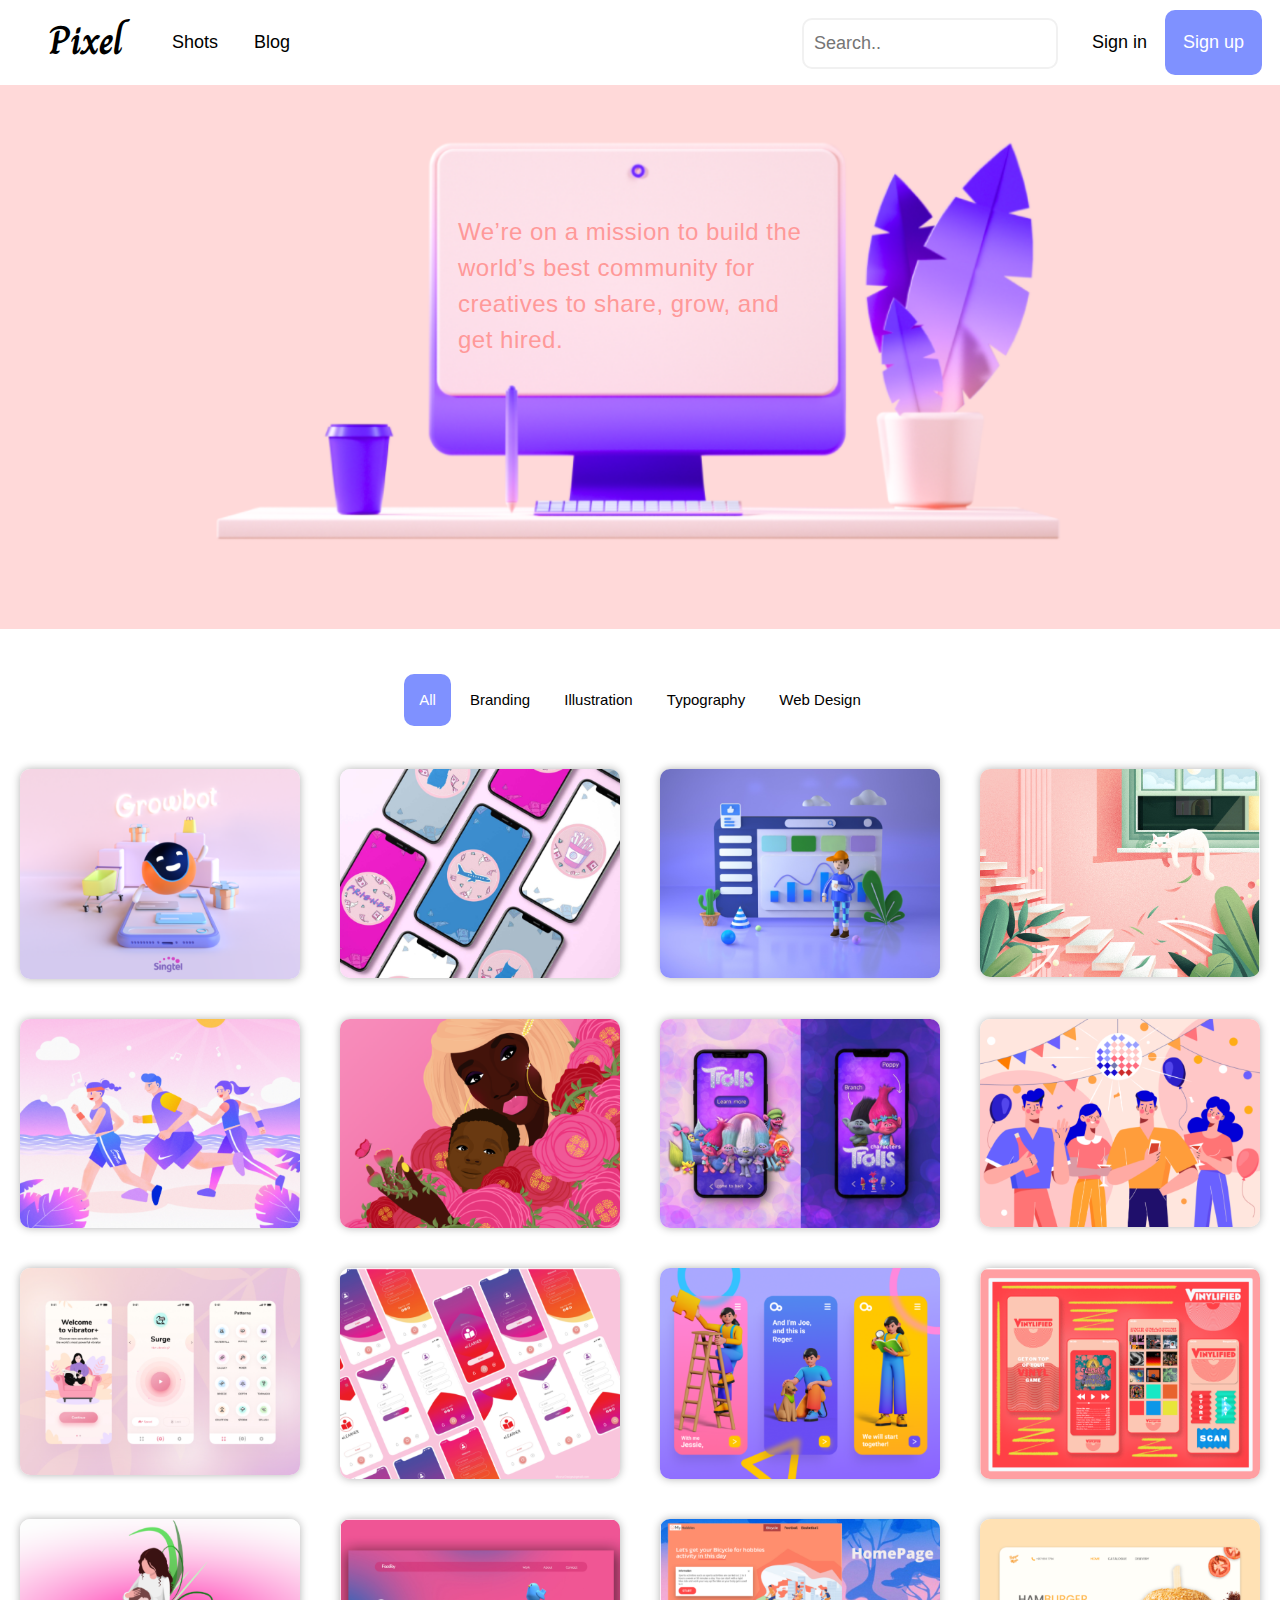
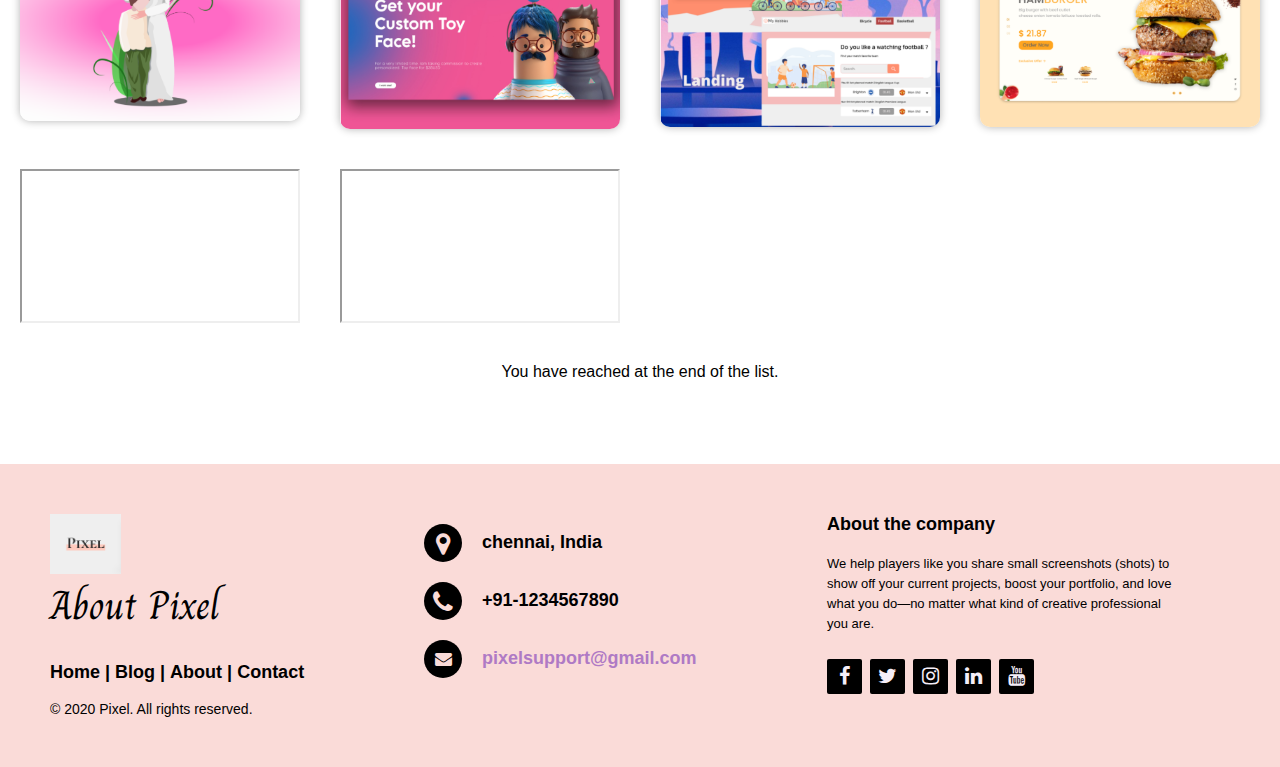
<file: index.html>
<!DOCTYPE html>
  <html>
    <head>
      <meta charset="utf-8">
      <title>Pixel</title>
      <meta content="width=device-width, initial-scale=1" name="viewport">
      <link href='https://fonts.googleapis.com/css?family=Charm' rel='stylesheet'>
      <link rel="stylesheet" href="http://maxcdn.bootstrapcdn.com/font-awesome/4.2.0/css/font-awesome.min.css">
      <link rel="stylesheet" type="text/css" href="css/pixel.css">
      <link rel="stylesheet" href="https://www.w3schools.com/w3css/4/w3.css">
    </head>
  <body>
    <div class="header">
      <a href="#default" class="logo">Pixel</a>
      <a href="#Shots">Shots</a>
      <a href="#Blog">Blog</a>
      <div class="header-right">
        <a class="active" href="pixel_signup.html">Sign up</a>
        <a  href="pixel_signup.html">Sign in</a> 
        <input type="text" placeholder="Search..">               
      </div>
    </div>
    <div class="container">
      <img src="images/pixel.png" alt="pixel" class="image" width="100%" height="500px">
      <h3><span>We’re on a mission to build the <br>world’s best community for <br>creatives to share, grow, and <br>get hired.</span></h3>
    </div>
    <br> <br> 
    <div class="w3-center">
      <button class="btn active" onclick="filterSelection('all')">All</button>
      <button class="btn" onclick="filterSelection('branding')">Branding</button>
      <button class="btn" onclick="filterSelection('illustration')">Illustration</button>
      <button class="btn" onclick="filterSelection('typography')">Typography</button>
      <button class="btn" onclick="filterSelection('web design')">Web Design</button>
    </div>
    <br>
    <div class="row">
      <div class="column">
        <img src="images/col11.png" alt="pixel" style="width:100%">
      </div>
      <div class="column">
        <img src="images/col12.png" alt="pixel" style="width:100%">
      </div>
      <div class="column">
        <img src="images/col13.png" alt="pixel" style="width:100%">
      </div>
      <div class="column">
        <img src="images/col14.png" alt="pixel" style="width:100%">
      </div>      
    </div>
    <div class="row">  
      <div class="column">
        <img src="images/col21.png" alt="pixel" style="width:100%">
      </div>
      <div class="column">
        <img src="images/col22.png" alt="pixel" style="width:100%">
      </div>
      <div class="column">
        <img src="images/col23.png" alt="pixel" style="width:100%">
      </div>
      <div class="column">
        <img src="images/col24.png" alt="pixel" style="width:100%">
      </div>      
    </div>
    <div class="row">  
      <div class="column">
        <img src="images/col31.png" alt="pixel" style="width:100%">
      </div>
      <div class="column">
        <img src="images/col32.png" alt="pixel" style="width:100%">
      </div>
      <div class="column">
        <img src="images/col33.png" alt="pixel" style="width:100%">
      </div>
      <div class="column">
        <img src="images/col34.png" alt="pixel" style="width:100%">
      </div>      
    </div>
    <div class="row">  
      <div class="column">
        <img src="images/col41.png" alt="pixel" style="width:100%">
      </div>
      <div class="column">
        <img src="images/col42.png" alt="pixel" style="width:100%">
      </div>
      <div class="column">
        <img src="images/col43.png" alt="pixel" style="width:100%">
      </div>
      <div class="column">
        <img src="images/col44.png" alt="pixel" style="width:100%">
      </div>      
    </div>
    <div class="row">
      <div class="column">
      <iframe width="100%" src="https://www.youtube.com/embed/T6Jcl-GqeBA"></iframe>
      </div>
      <div class="column">
      <iframe width="100%" src="https://www.youtube.com/embed/Y5KCDWi7h9o"></iframe>
      </div>
    </div>
    <h6> You have reached at the end of the list. </h6>
    <footer class="footer-distributed">
      <div class="footer-left">
        <img src="images/pixel_image.png">
        <h4>About Pixel</h4>

        <p class="footer-links">
          <a href="#">Home</a>
          |
          <a href="#">Blog</a>
          |
          <a href="#">About</a>
          |
          <a href="#">Contact</a>
        </p>

        <p class="footer-company-name">© 2020 Pixel. All rights reserved.</p>
      </div>

      <div class="footer-center">
        <div>
          <i class="fa fa-map-marker"></i>
            <p>chennai, India</p>
        </div>

        <div>
          <i class="fa fa-phone"></i>
          <p>+91-1234567890</p>
        </div>
        <div>
          <i class="fa fa-envelope"></i>
          <p><a href="mailto:pixelsupport@gmail.com">pixelsupport@gmail.com</a></p>
        </div>
      </div>
      <div class="footer-right">
        <p class="footer-company-about">
          <span>About the company</span>
          We help players like you share small screenshots (shots) to show off your current projects, boost your portfolio, and love what you do—no matter what kind of creative professional you are.</p>
        <div class="footer-icons">
          <a href="#"><i class="fa fa-facebook"></i></a>
          <a href="#"><i class="fa fa-twitter"></i></a>
          <a href="#"><i class="fa fa-instagram"></i></a>
          <a href="#"><i class="fa fa-linkedin"></i></a>
          <a href="#"><i class="fa fa-youtube"></i></a>
        </div>
      </div>
    </footer>
  </body>
</html>
</file>
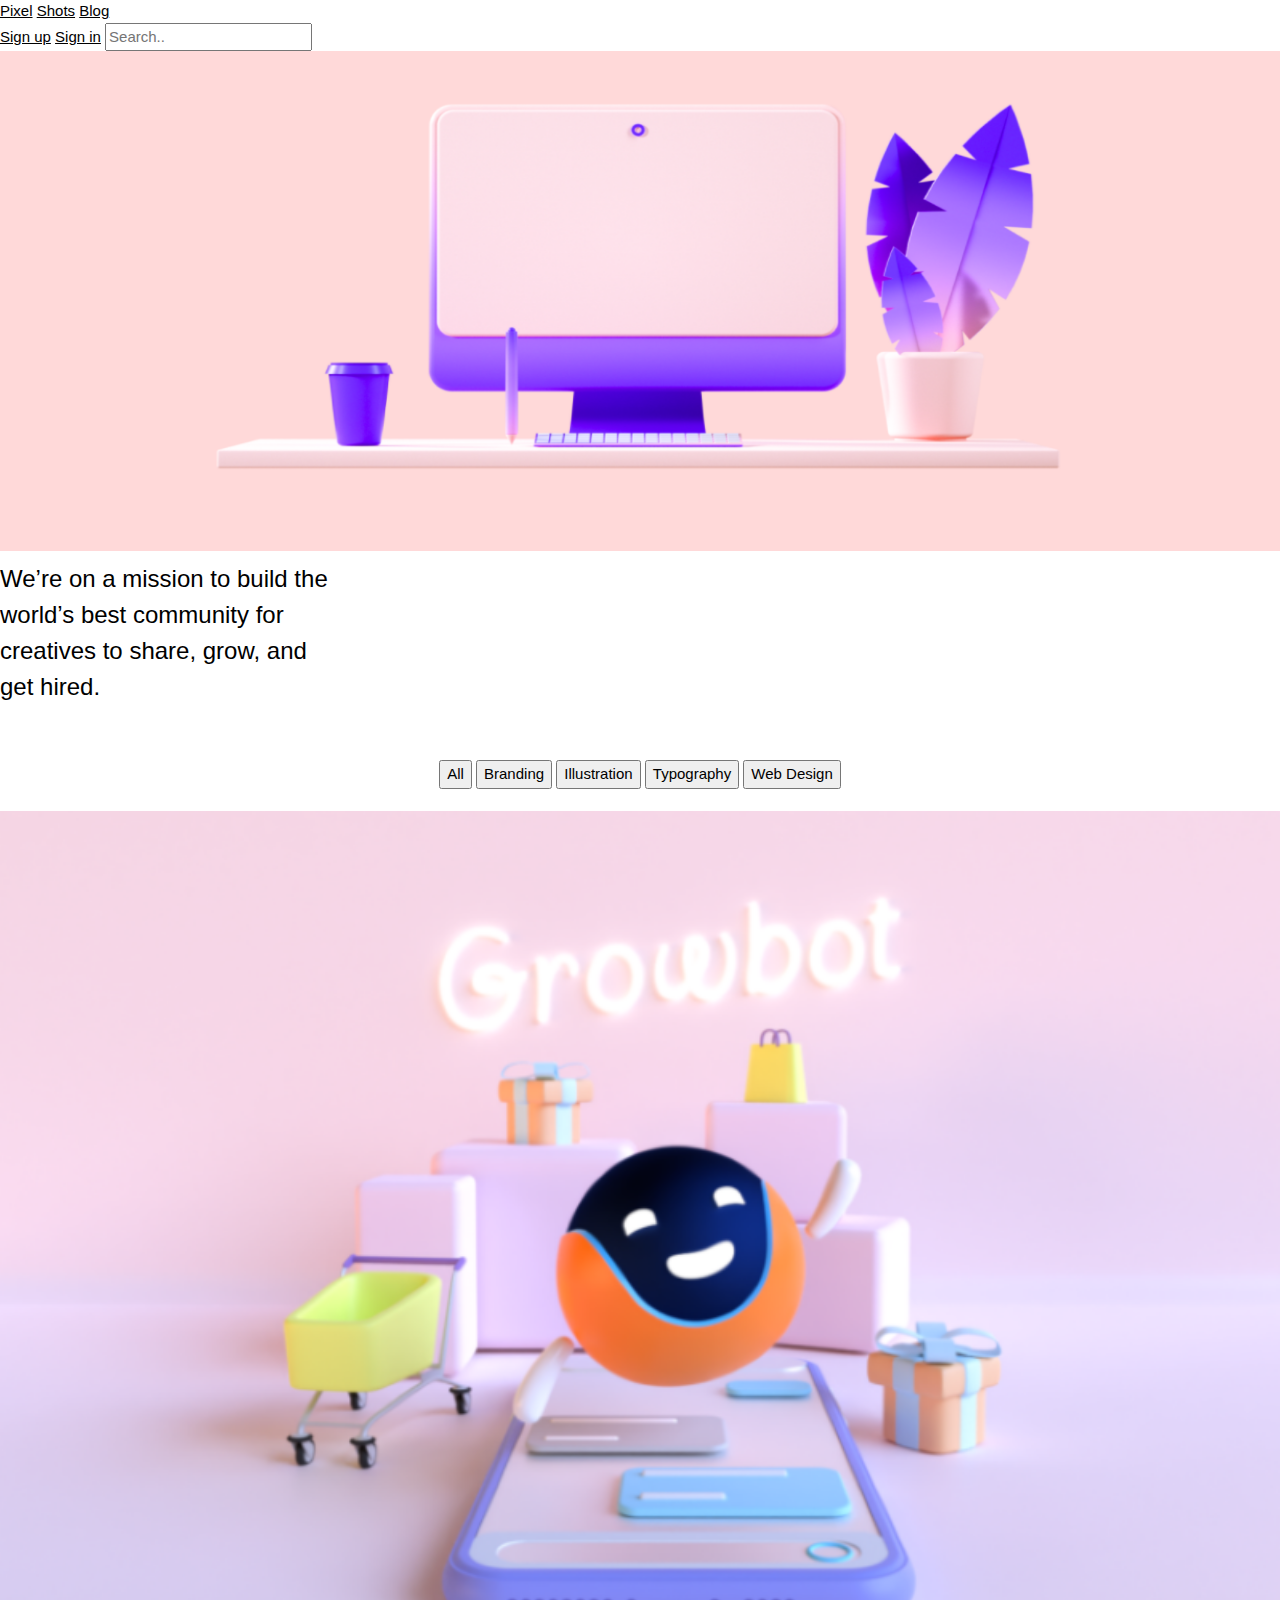
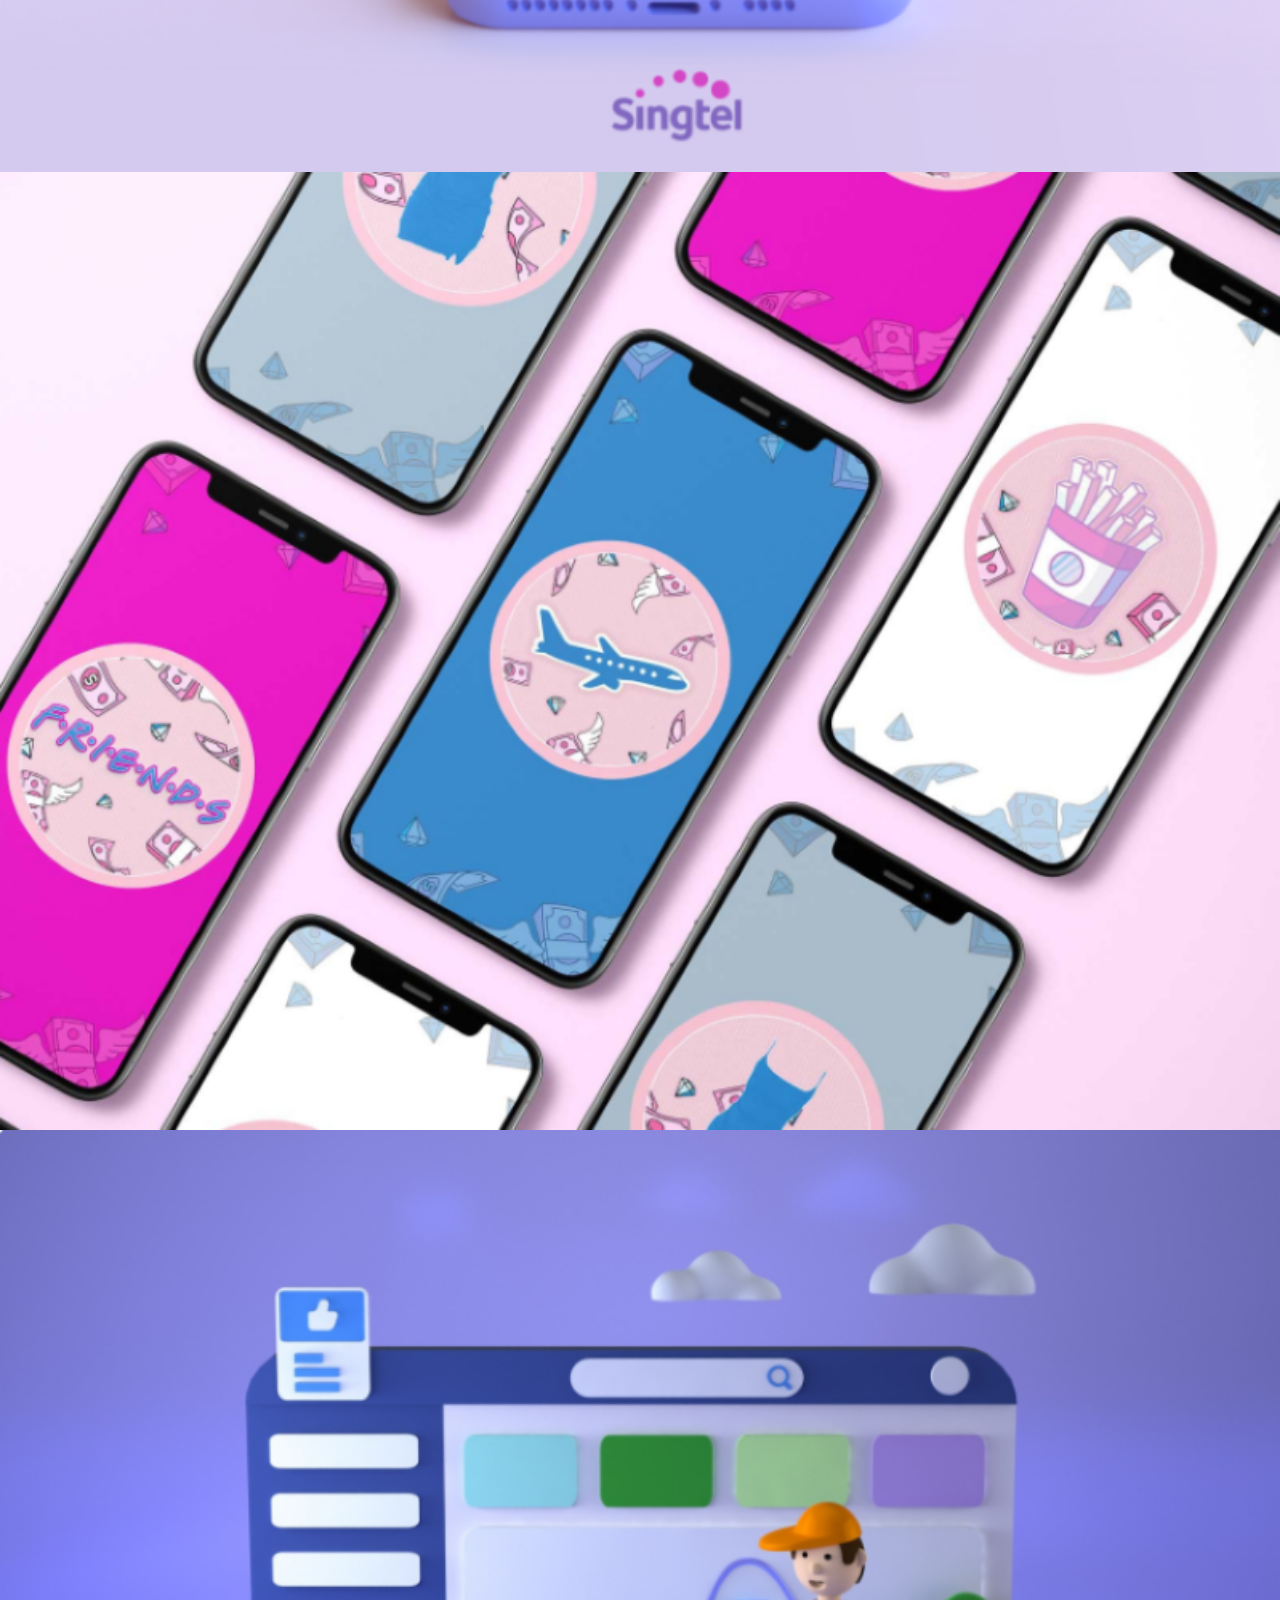
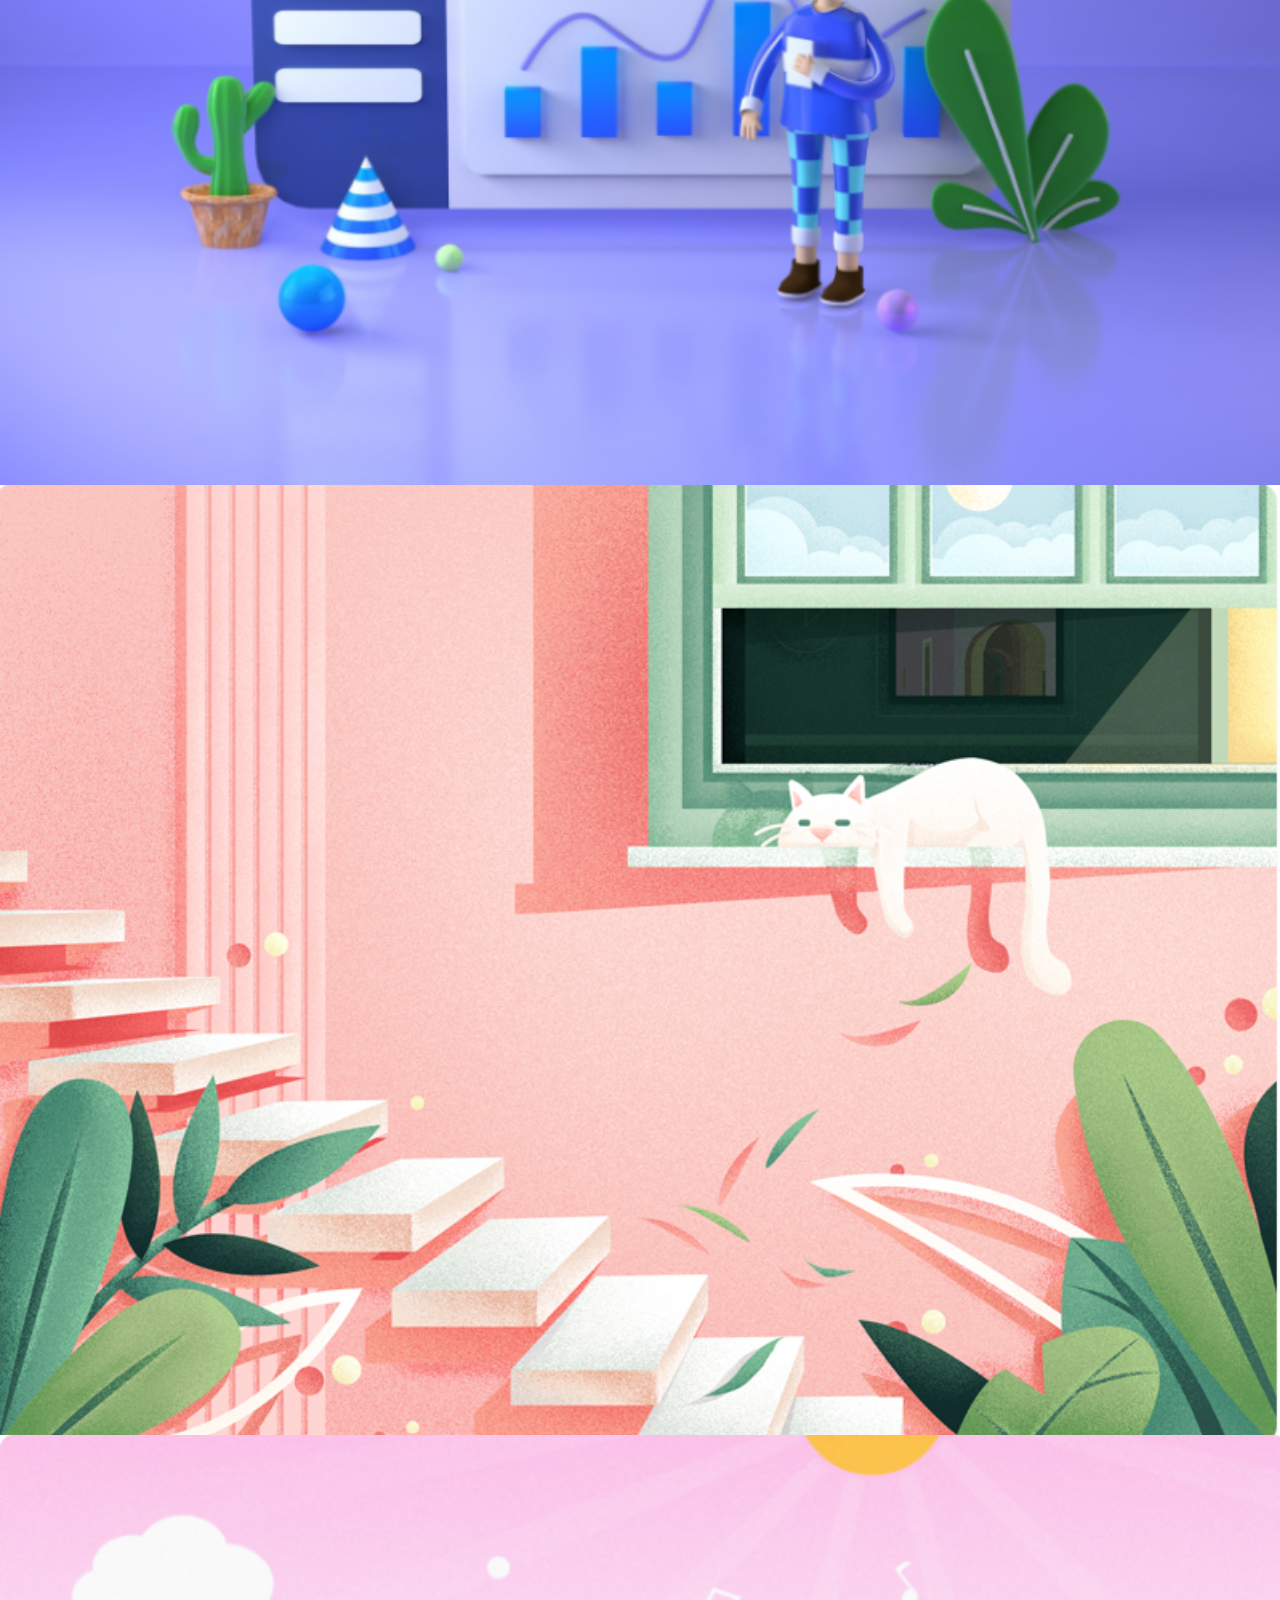
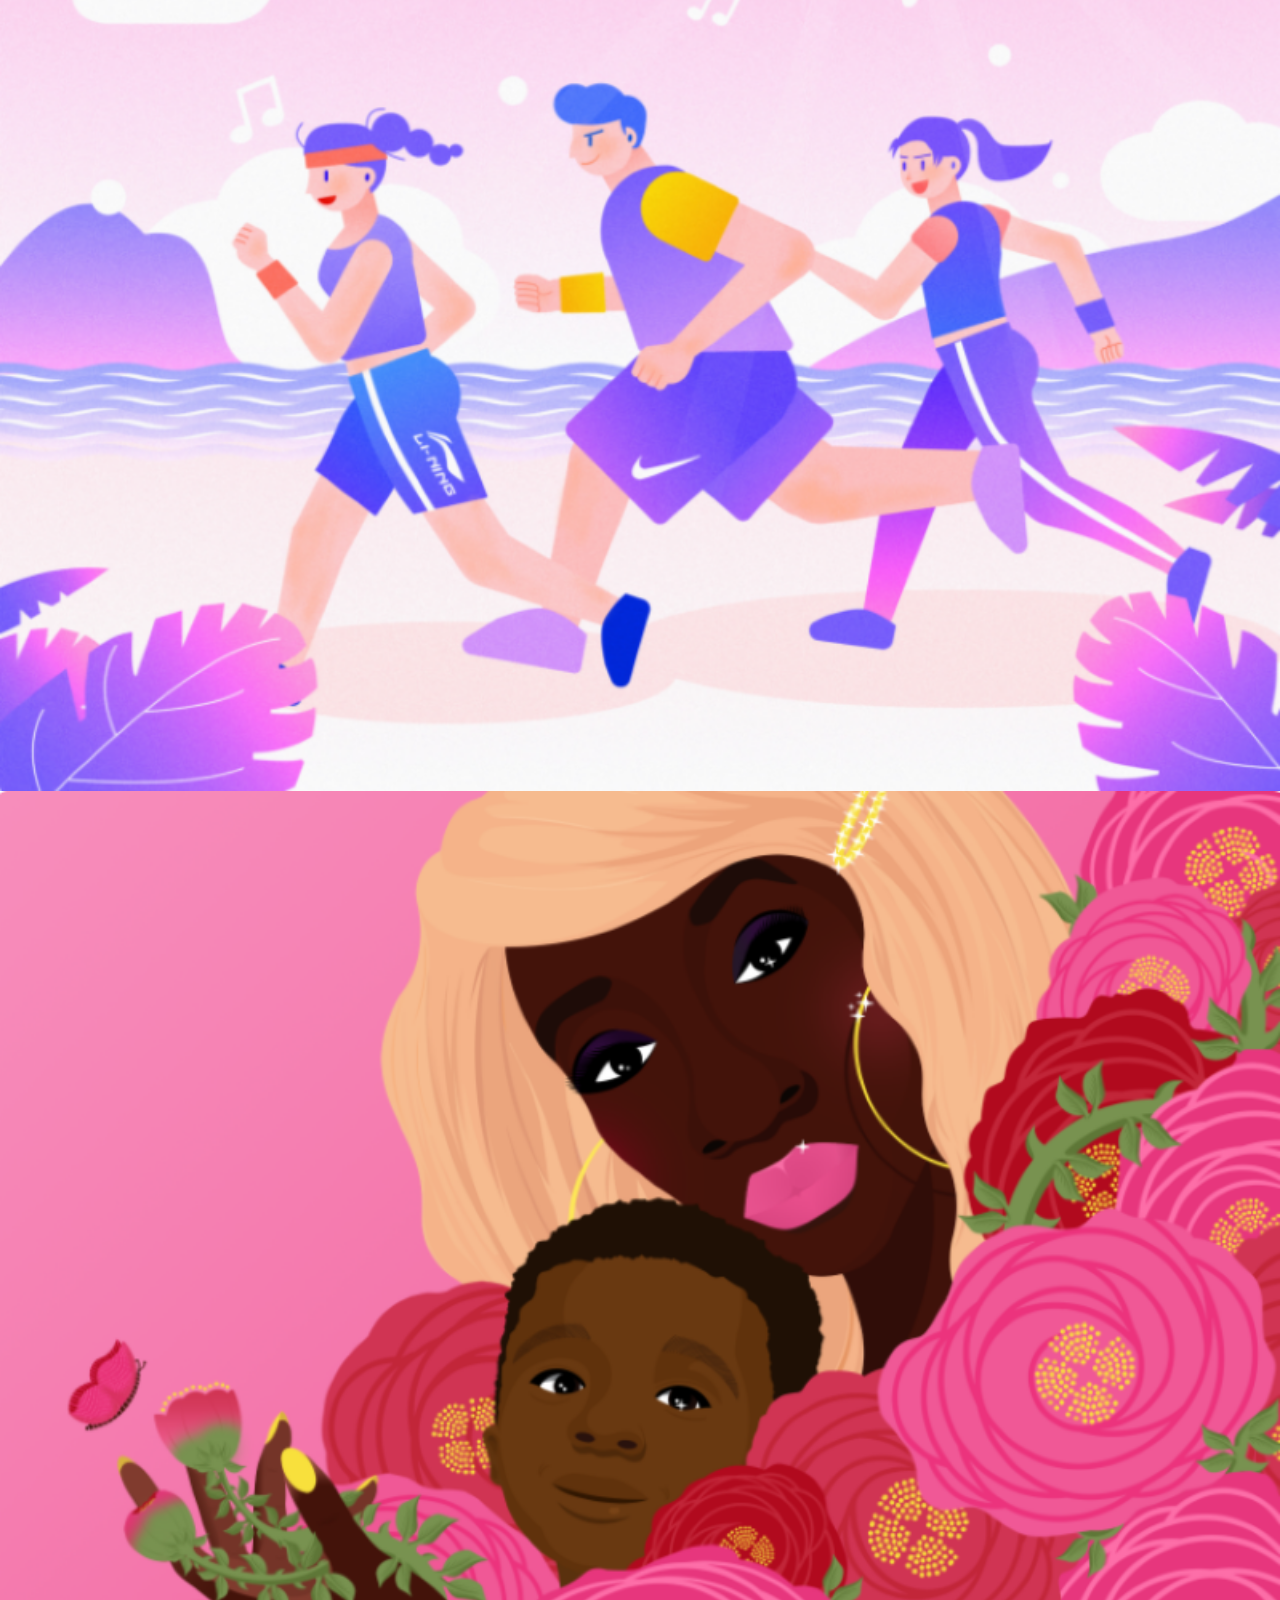
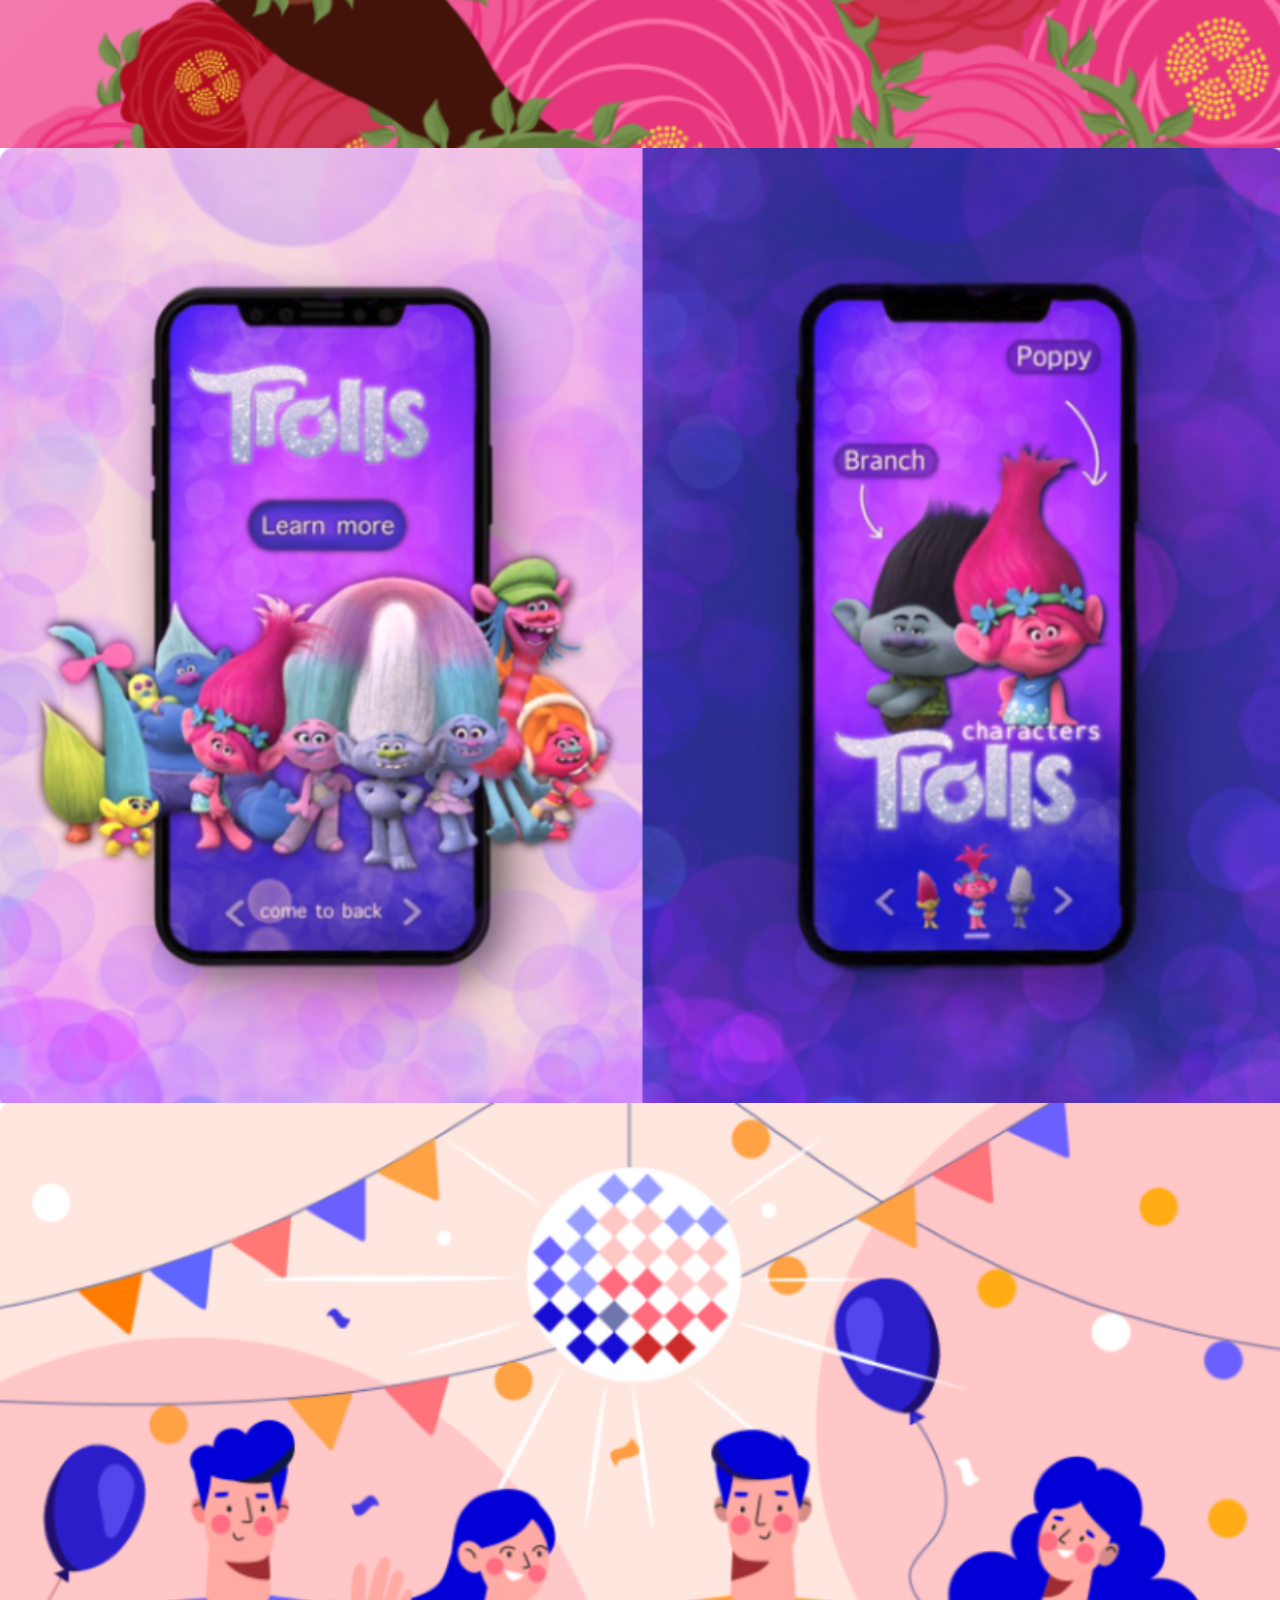
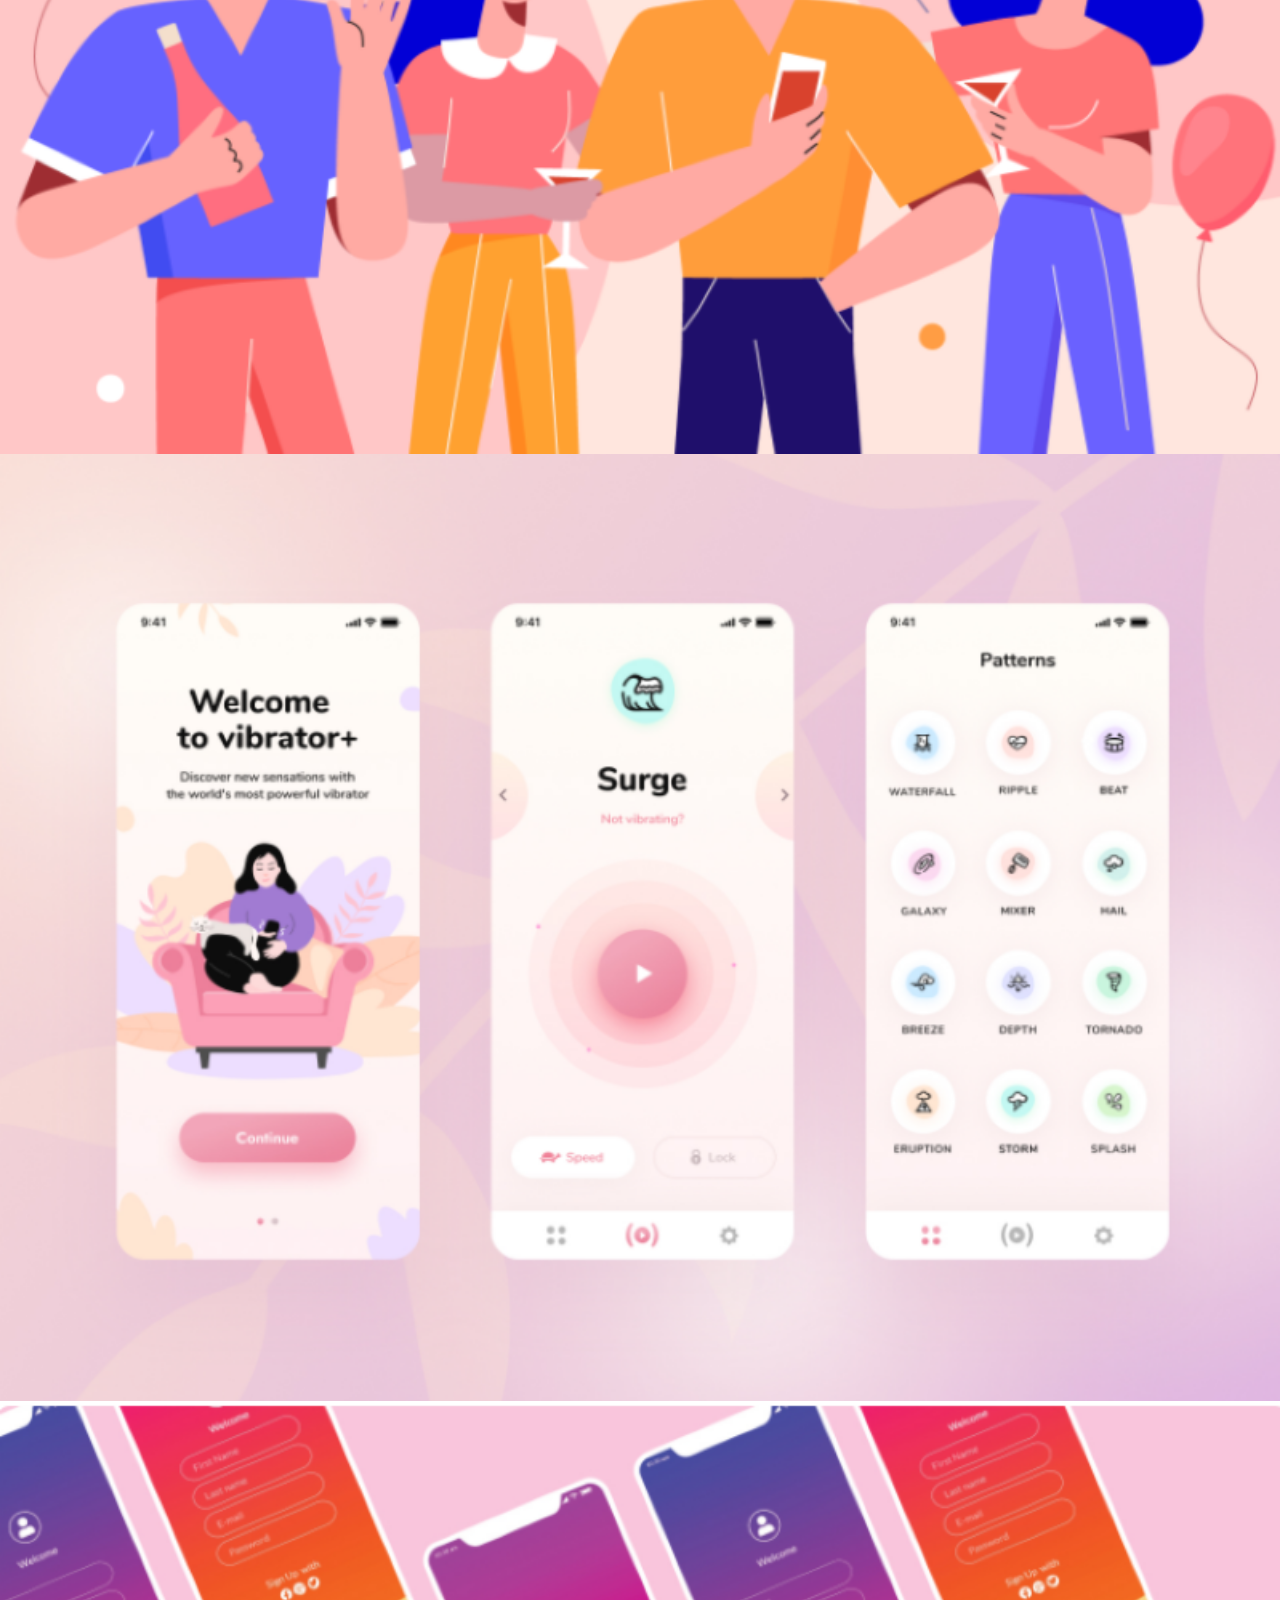
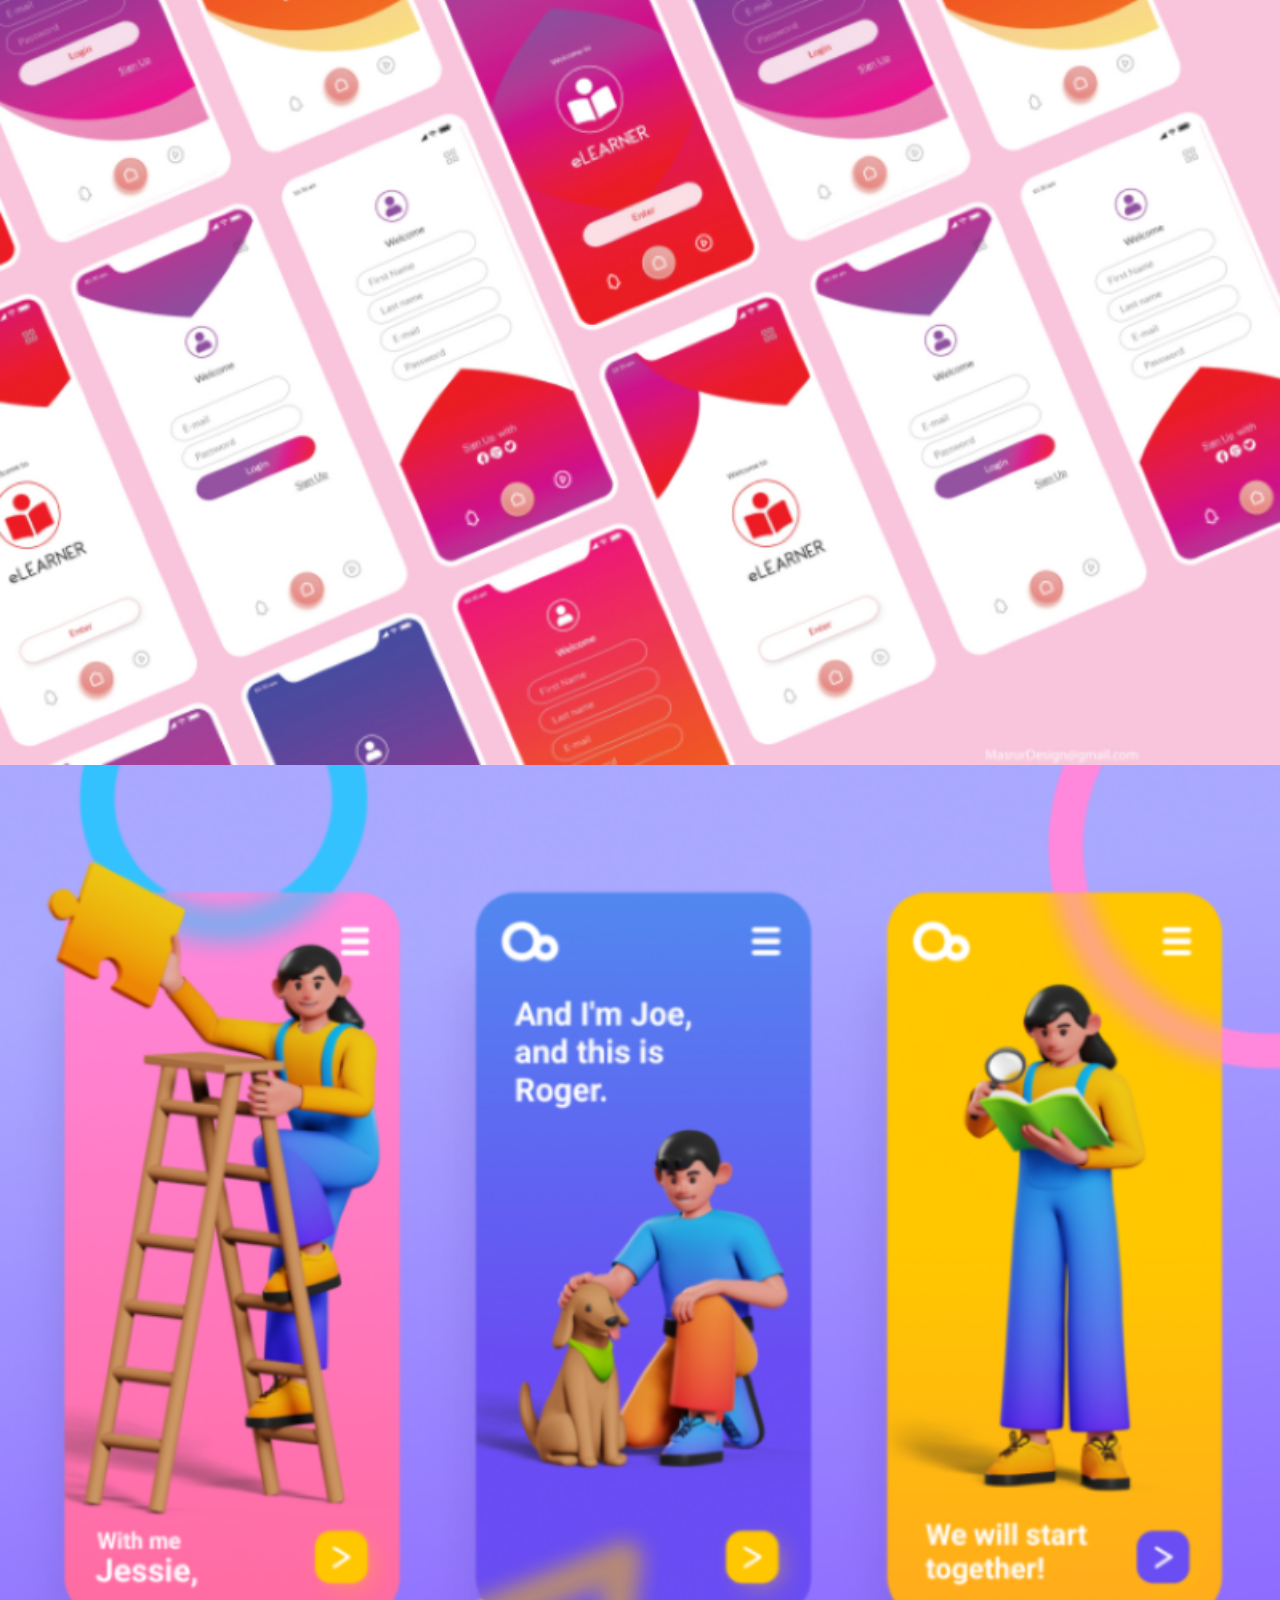
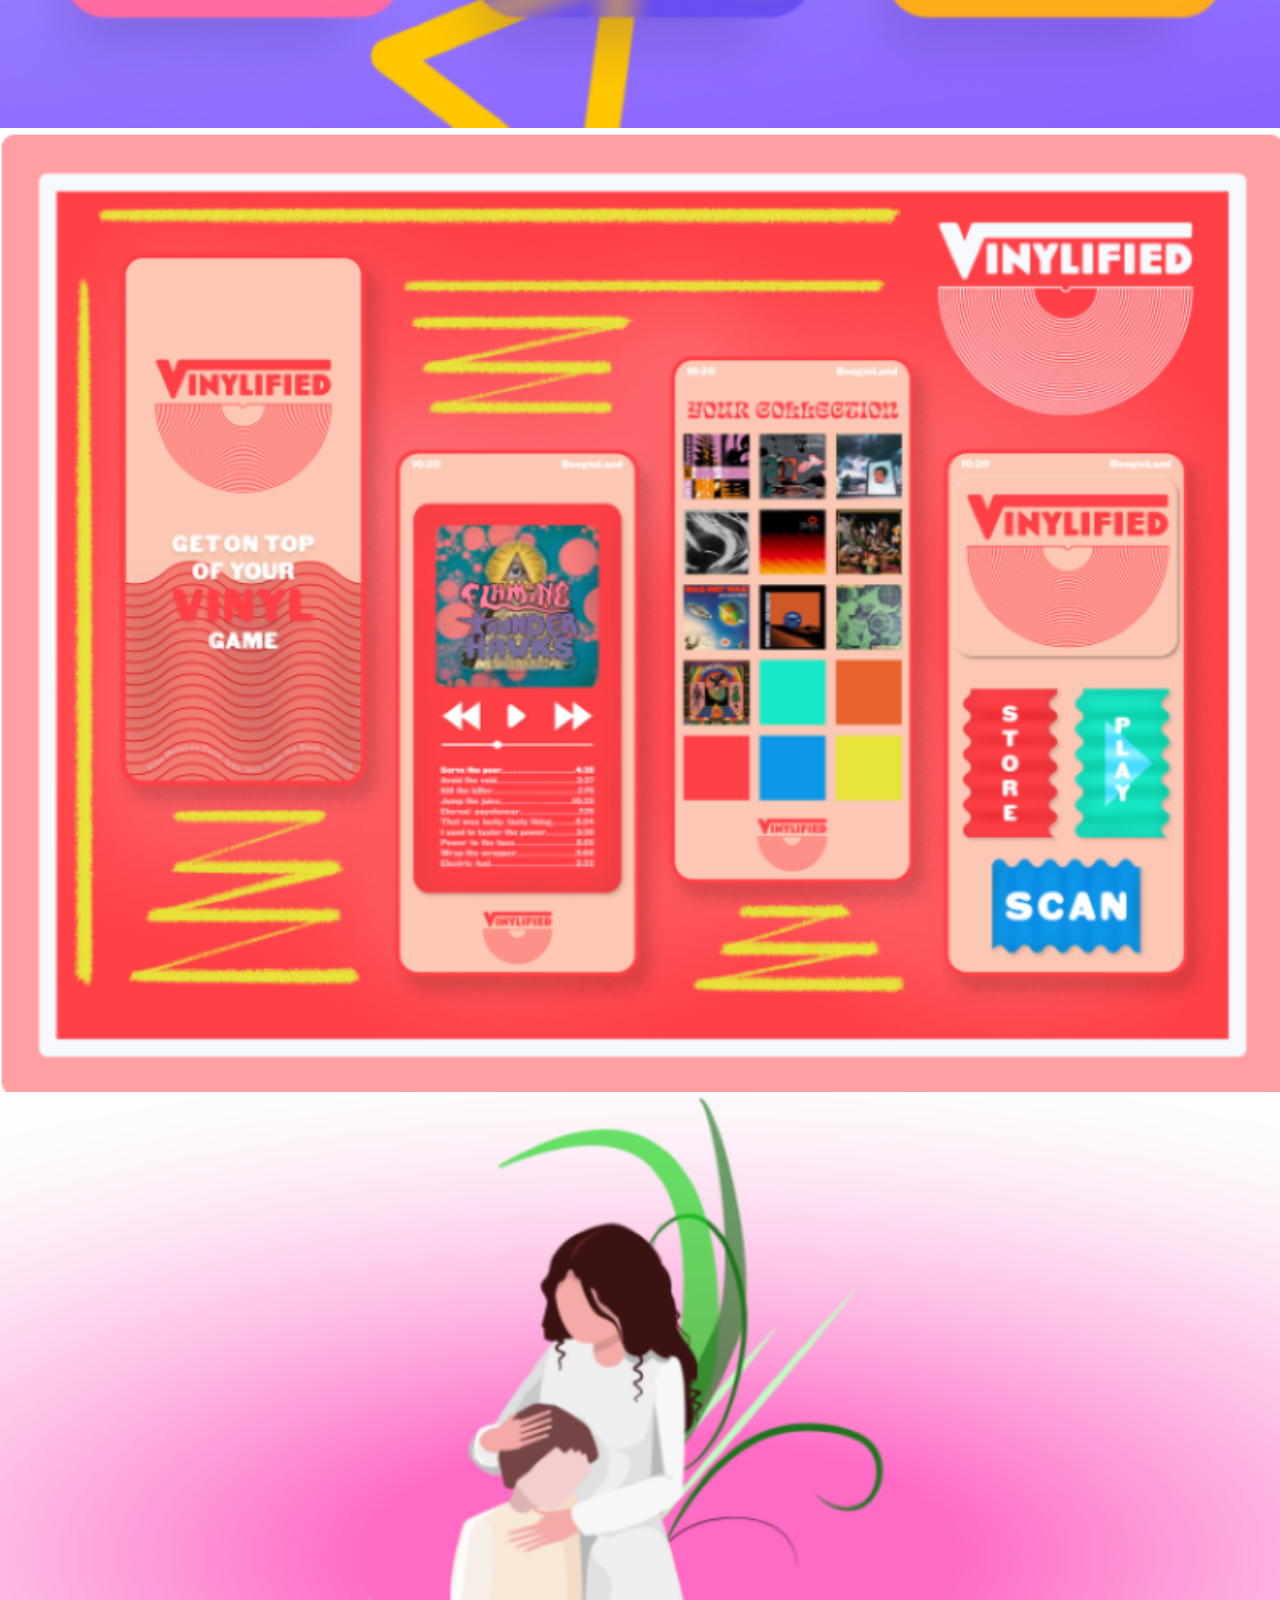
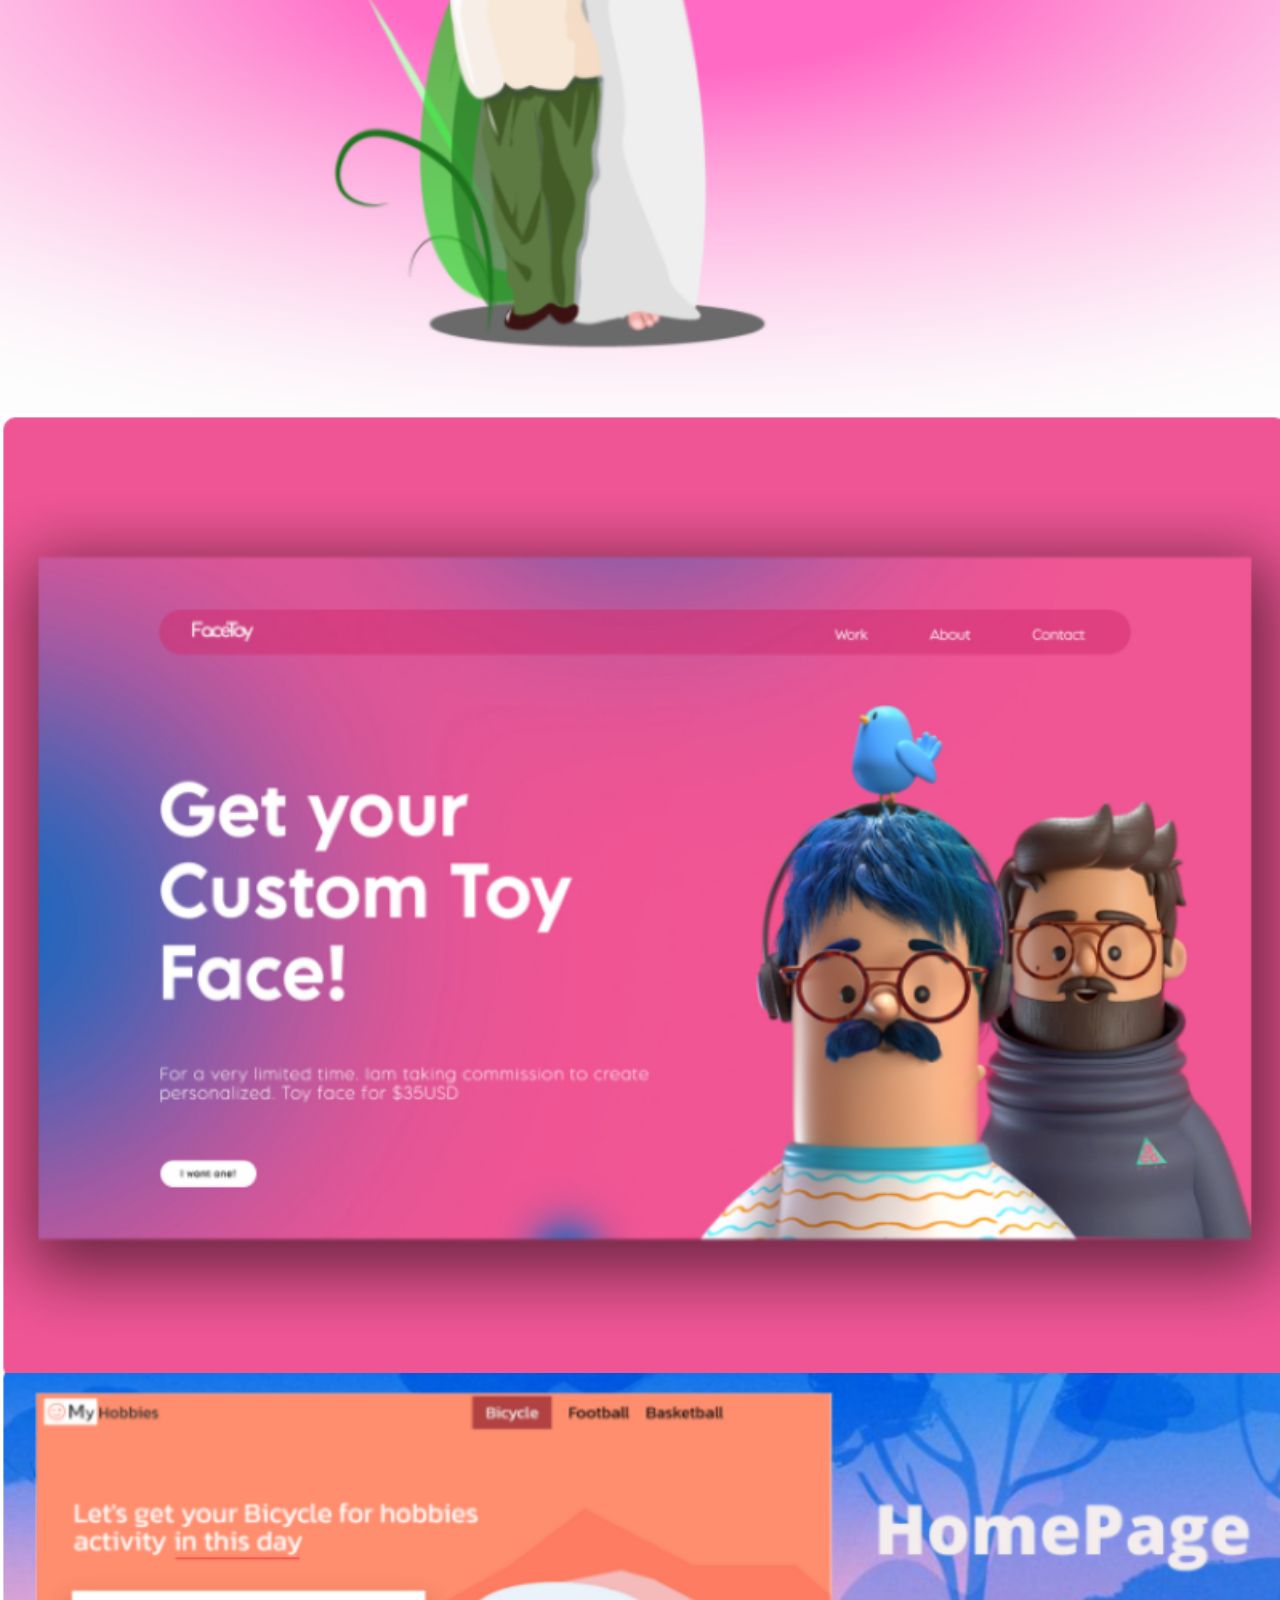
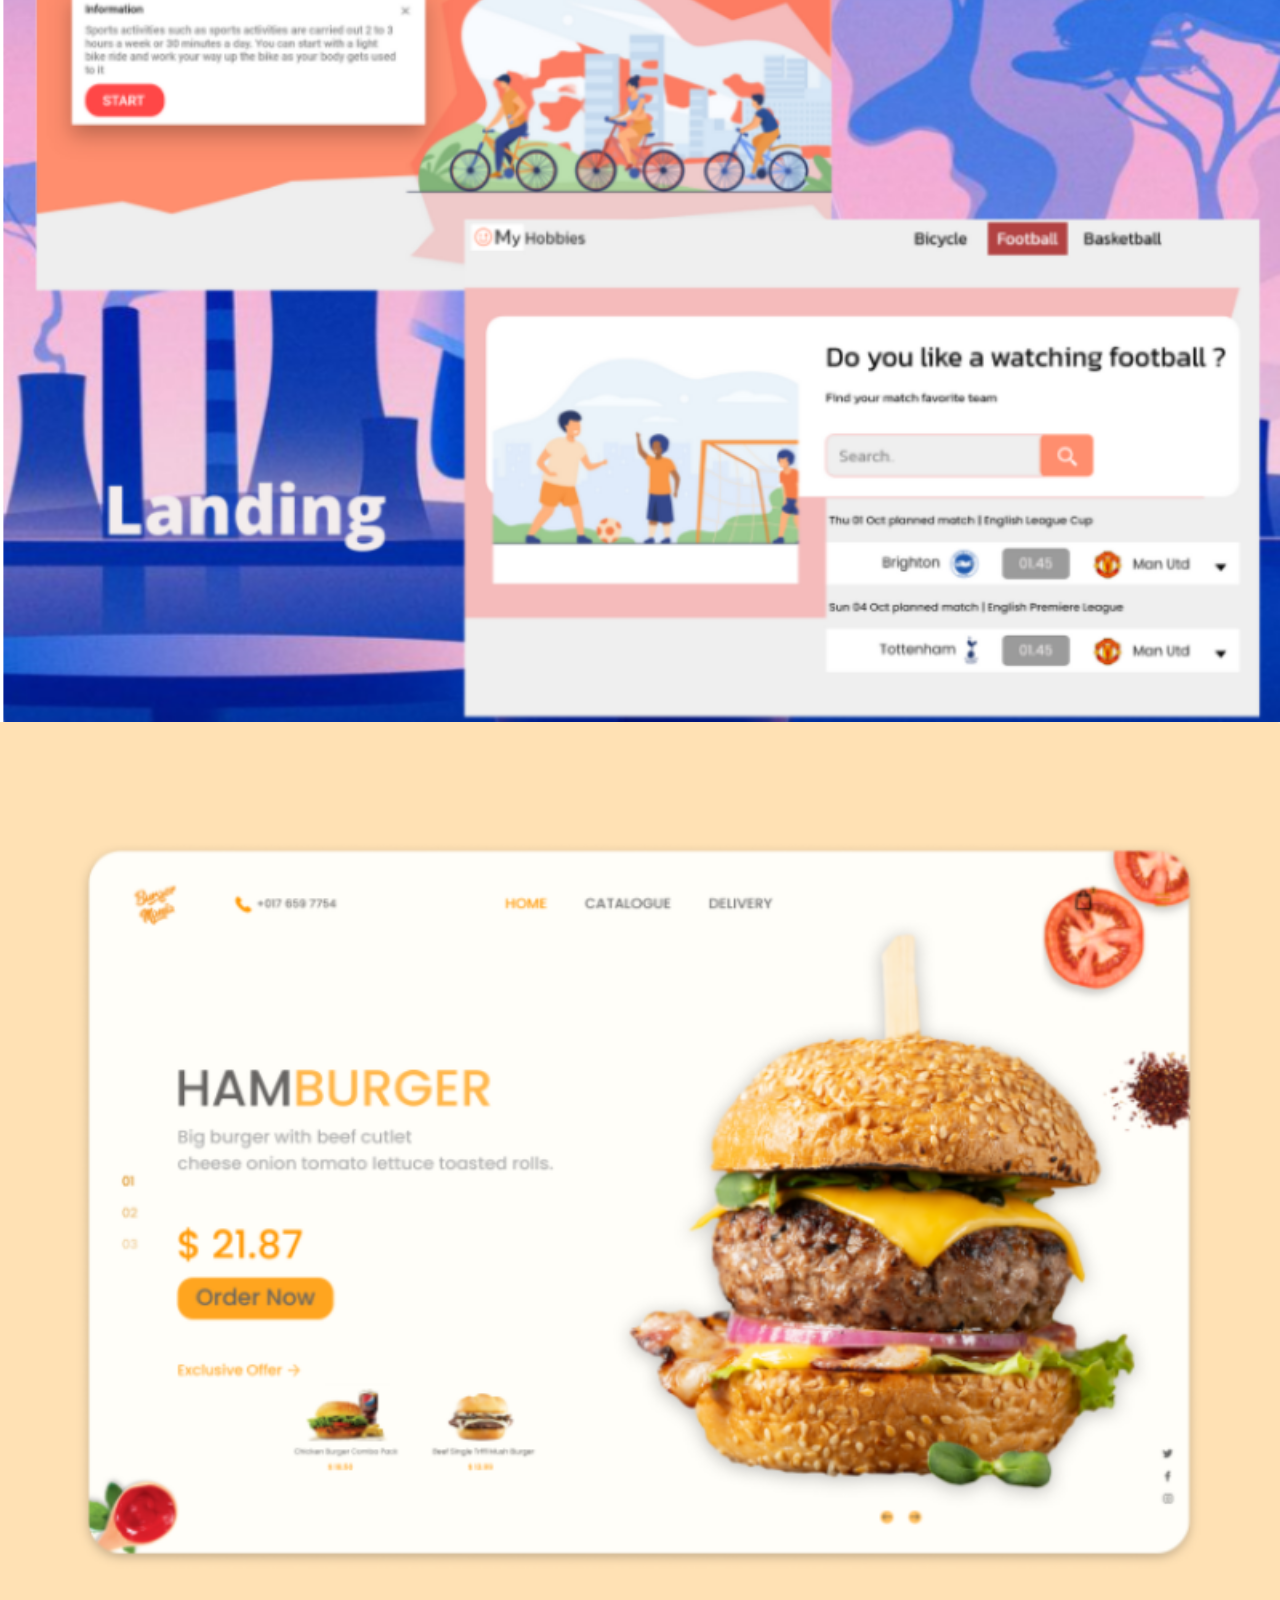
<file: pixel.html>
<!DOCTYPE html>
  <html>
    <head>
      <meta charset="utf-8">
      <title>Pixel</title>
      <meta content="width=device-width, initial-scale=1" name="viewport">
      <link href='https://fonts.googleapis.com/css?family=Charm' rel='stylesheet'>
      <link rel="stylesheet" href="http://maxcdn.bootstrapcdn.com/font-awesome/4.2.0/css/font-awesome.min.css">
      <link rel="stylesheet" type="text/css" href="C:\Users\User\Documents\Pixels\css\pixel.css">
      <link rel="stylesheet" href="https://www.w3schools.com/w3css/4/w3.css">
    </head>
  <body>
    <div class="header">
      <a href="#default" class="logo">Pixel</a>
      <a href="#Shots">Shots</a>
      <a href="#Blog">Blog</a>
      <div class="header-right">
        <a class="active" href="pixel_signup.html">Sign up</a>
        <a  href="pixel_signup.html">Sign in</a> 
        <input type="text" placeholder="Search..">               
      </div>
    </div>
    <div class="container">
      <img src="pixel.png" alt="pixel" class="image" width="100%" height="500px">
      <h3><span>We’re on a mission to build the <br>world’s best community for <br>creatives to share, grow, and <br>get hired.</span></h3>
    </div>
    <br> <br> 
    <div class="w3-center">
      <button class="btn active" onclick="filterSelection('all')">All</button>
      <button class="btn" onclick="filterSelection('branding')">Branding</button>
      <button class="btn" onclick="filterSelection('illustration')">Illustration</button>
      <button class="btn" onclick="filterSelection('typography')">Typography</button>
      <button class="btn" onclick="filterSelection('web design')">Web Design</button>
    </div>
    <br>
    <div class="row">
      <div class="column">
        <img src="col11.png" alt="pixel" style="width:100%">
      </div>
      <div class="column">
        <img src="col12.png" alt="pixel" style="width:100%">
      </div>
      <div class="column">
        <img src="col13.png" alt="pixel" style="width:100%">
      </div>
      <div class="column">
        <img src="col14.png" alt="pixel" style="width:100%">
      </div>      
    </div>
    <div class="row">  
      <div class="column">
        <img src="col21.png" alt="pixel" style="width:100%">
      </div>
      <div class="column">
        <img src="col22.png" alt="pixel" style="width:100%">
      </div>
      <div class="column">
        <img src="col23.png" alt="pixel" style="width:100%">
      </div>
      <div class="column">
        <img src="col24.png" alt="pixel" style="width:100%">
      </div>      
    </div>
    <div class="row">  
      <div class="column">
        <img src="col31.png" alt="pixel" style="width:100%">
      </div>
      <div class="column">
        <img src="col32.png" alt="pixel" style="width:100%">
      </div>
      <div class="column">
        <img src="col33.png" alt="pixel" style="width:100%">
      </div>
      <div class="column">
        <img src="col34.png" alt="pixel" style="width:100%">
      </div>      
    </div>
    <div class="row">  
      <div class="column">
        <img src="col41.png" alt="pixel" style="width:100%">
      </div>
      <div class="column">
        <img src="col42.png" alt="pixel" style="width:100%">
      </div>
      <div class="column">
        <img src="col43.png" alt="pixel" style="width:100%">
      </div>
      <div class="column">
        <img src="col44.png" alt="pixel" style="width:100%">
      </div>      
    </div>
    <div class="row">
      <div class="column">
      <iframe width="100%" src="https://www.youtube.com/embed/T6Jcl-GqeBA"></iframe>
      </div>
      <div class="column">
      <iframe width="100%" src="https://www.youtube.com/embed/Y5KCDWi7h9o"></iframe>
      </div>
    </div>
    <h6> You have reached at the end of the list. </h6>
    <footer class="footer-distributed">
      <div class="footer-left">
        <img src="pixel_image.png">
        <h4>About Pixel</h4>

        <p class="footer-links">
          <a href="#">Home</a>
          |
          <a href="#">Blog</a>
          |
          <a href="#">About</a>
          |
          <a href="#">Contact</a>
        </p>

        <p class="footer-company-name">© 2020 Pixel. All rights reserved.</p>
      </div>

      <div class="footer-center">
        <div>
          <i class="fa fa-map-marker"></i>
            <p>chennai, India</p>
        </div>

        <div>
          <i class="fa fa-phone"></i>
          <p>+91-1234567890</p>
        </div>
        <div>
          <i class="fa fa-envelope"></i>
          <p><a href="mailto:pixelsupport@gmail.com">pixelsupport@gmail.com</a></p>
        </div>
      </div>
      <div class="footer-right">
        <p class="footer-company-about">
          <span>About the company</span>
          We help players like you share small screenshots (shots) to show off your current projects, boost your portfolio, and love what you do—no matter what kind of creative professional you are.</p>
        <div class="footer-icons">
          <a href="#"><i class="fa fa-facebook"></i></a>
          <a href="#"><i class="fa fa-twitter"></i></a>
          <a href="#"><i class="fa fa-instagram"></i></a>
          <a href="#"><i class="fa fa-linkedin"></i></a>
          <a href="#"><i class="fa fa-youtube"></i></a>
        </div>
      </div>
    </footer>
  </body>
</html>
</file>
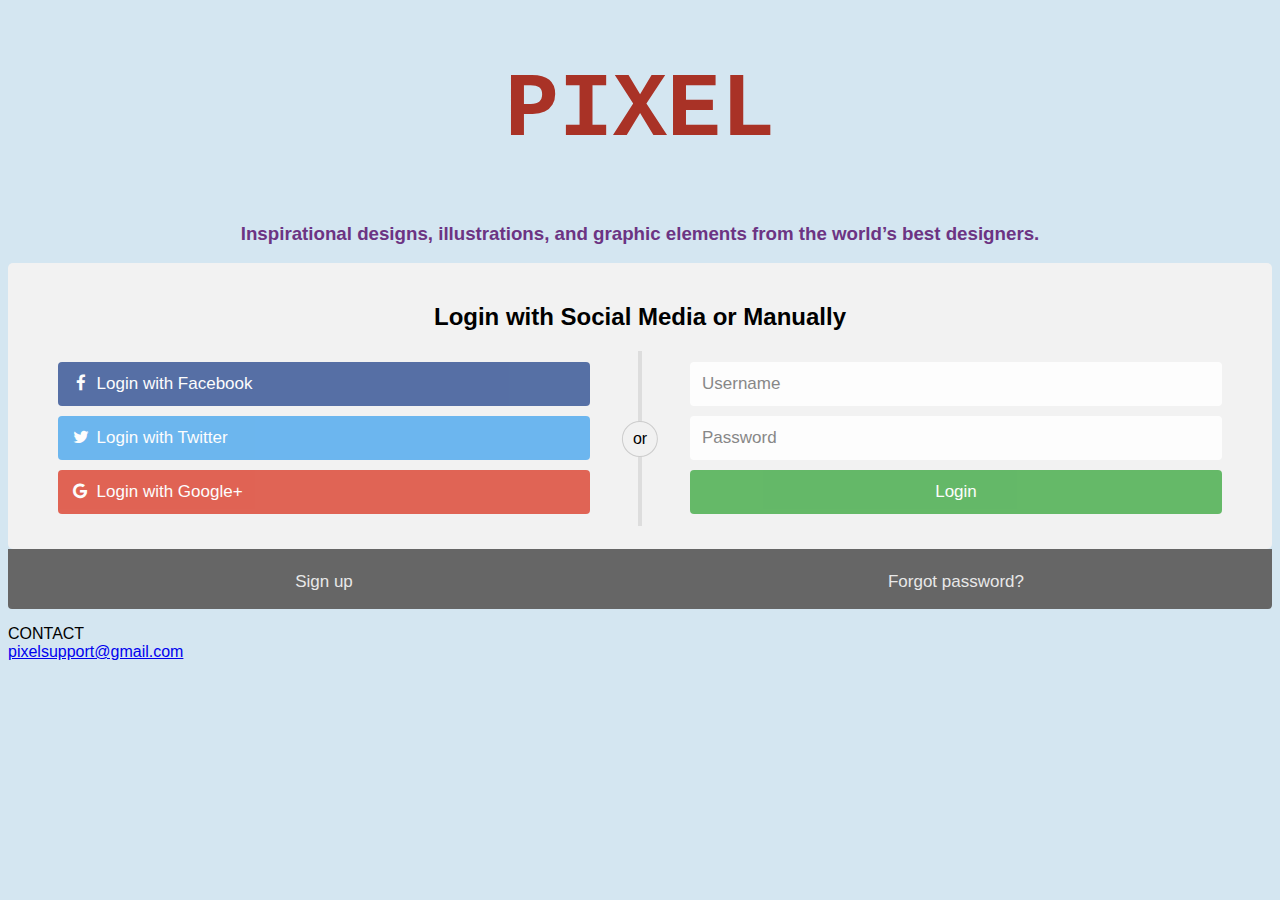
<file: pixel_signup.html>
<!DOCTYPE html>
<html>
<head>
<meta name="viewport" content="width=device-width, initial-scale=1">
<link rel="stylesheet" href="https://cdnjs.cloudflare.com/ajax/libs/font-awesome/4.7.0/css/font-awesome.min.css">
<style>
body {
  font-family: Arial, Helvetica, sans-serif;
}

h1 {
  font-size: 90px;
font-family:courier;
text-align:center;
 }
h3{
text-align:center;
}
div {
  background-image: url('https://images.unsplash.com/photo-1600766860045-9f8ed6375807?ixlib=rb-1.2.1&ixid=eyJhcHBfaWQiOjEyMDd9&auto=format&fit=crop&w=500&q=60');
  background-size: cover;
  background-attachment: fixed;
}
* {
  box-sizing: border-box;
}


.container {
  position: relative;
  border-radius: 5px;
  background-color: #f2f2f2;
  padding: 20px 0 30px 0;
} 

/* style inputs and link buttons */
input,
.btn {
  width: 100%;
  padding: 12px;
  border: none;
  border-radius: 4px;
  margin: 5px 0;
  opacity: 0.85;
  display: inline-block;
  font-size: 17px;
  line-height: 20px;
  text-decoration: none; /* remove underline from anchors */
}

input:hover,
.btn:hover {
  opacity: 1;
}

/* add appropriate colors to fb, twitter and google buttons */
.fb {
  background-color: #3B5998;
  color: white;
}

.twitter {
  background-color: #55ACEE;
  color: white;
}

.google {
  background-color: #dd4b39;
  color: white;
}

/* style the submit button */
input[type=submit] {
  background-color: #4CAF50;
  color: white;
  cursor: pointer;
}

input[type=submit]:hover {
  background-color: #45a049;
}

/* Two-column layout */
.col {
  float: left;
  width: 50%;
  margin: auto;
  padding: 0 50px;
  margin-top: 6px;
}

/* Clear floats after the columns */
.row:after {
  content: "";
  display: table;
  clear: both;
}

/* vertical line */
.vl {
  position: absolute;
  left: 50%;
  transform: translate(-50%);
  border: 2px solid #ddd;
  height: 175px;
}

/* text inside the vertical line */
.vl-innertext {
  position: absolute;
  top: 50%;
  transform: translate(-50%, -50%);
  background-color: #f1f1f1;
  border: 1px solid #ccc;
  border-radius: 50%;
  padding: 8px 10px;
}

/* hide some text on medium and large screens */
.hide-md-lg {
  display: none;
}

/* bottom container */
.bottom-container {
  text-align: center;
  background-color: #666;
  border-radius: 0px 0px 4px 4px;
}

/* Responsive layout - when the screen is less than 650px wide, make the two columns stack on top of each other instead of next to each other */
@media screen and (max-width: 650px) {
  .col {
    width: 100%;
    margin-top: 0;
  }
  /* hide the vertical line */
  .vl {
    display: none;
  }
  /* show the hidden text on small screens */
  .hide-md-lg {
    display: block;
    text-align: center;
  }
}
</style>
</head>
<body style="background-color:#D4E6F1">

<h1 style="color:#A93226" >PIXEL</h1>
<h3 style="color:#6C3483">Inspirational designs, illustrations, and graphic elements from the world’s best designers.</h3>
<div class="container">
  <form action="/action_page.php">
    <div class="row">
      <h2 style="text-align:center">Login with Social Media or Manually</h2>
      <div class="vl">
        <span class="vl-innertext">or</span>
      </div>

      <div class="col">
        <a href="#" class="fb btn">
          <i class="fa fa-facebook fa-fw"></i> Login with Facebook
         </a>
        <a href="#" class="twitter btn">
          <i class="fa fa-twitter fa-fw"></i> Login with Twitter
        </a>
        <a href="#" class="google btn"><i class="fa fa-google fa-fw">
          </i> Login with Google+
        </a>
      </div>

      <div class="col">
        <div class="hide-md-lg">
          <p>Or sign in manually:</p>
        </div>

        <input type="text" name="username" placeholder="Username" required>
        <input type="password" name="password" placeholder="Password" required>
        <input type="submit" value="Login">
      </div>
      
    </div>
  </form>
</div>

<div class="bottom-container">
  <div class="row">
    <div class="col">
      <a href="#" style="color:white" class="btn">Sign up</a>
    </div>
    <div class="col">
      <a href="#" style="color:white" class="btn">Forgot password?</a>
    </div>
  </div>
</div>

<footer>
  <p>CONTACT<br>
  <a href="mail at:pixelsupport@gmail.com">pixelsupport@gmail.com</a></p>
</footer>

</body>
</html>
</file>
<file: css/pixel.css>
@import url('http://fonts.googleapis.com/css?family=Open+Sans:400,700');
body {
  font-family: sans-serif;
}

.header {
  overflow: hidden;
  background-color: white;
  padding: 10px 18px;

}

.header a {
  float: left;
  color: black;
  text-align: center;
  padding: 20px 18px;
  text-decoration: none;
  font-size: 18px;
  line-height: 25px;
  border-radius: 10px;
  
}

.header a.logo {
  font-family: 'charm';
  font-size: 40px;
  font-weight: bold;
  padding: 18px 30px;
  }


.header a:hover {
  background-color: #f1f1f1;
  color: black;
}

.header a.active {
  background-color:#7F91FF;
  color: white;
}

.header-right a{
  float: right;
  
}
.header input[type=text] {
  float: right;
  padding: 10px;
  border: 2px solid grey;
  border-radius: 10px;
  margin-top: 8px;
  margin-right: 16px;
  font-size: 18px;
  border-color: #f1f1f1;
}
.container {
  position: relative;
}

h3 {
  position: absolute;
  top: 20%;
  left: 35%;
  font-size: 25px;
  font: bold;
  color:#ff9999;
  letter-spacing: 0.5px;
  padding:10px;
}

img { 
  width: 100%;
  height: auto;
  
}

.btn {
  border: none;
  outline: none;
  padding: 15px 15px;
  background-color: white;
  border-radius: 10px;
  cursor: pointer;
  text-align: center;
}

.btn:hover {
  background-color: #f1f1f1;
}

.btn.active {
  background-color: #7F91FF;
  color: white;
}
.row img{
  box-sizing: border-box;
  border-radius:10px;
  box-shadow: 0px 0px 8px rgba(0,0,0,.3);
-webkit-transition: .5s ease-in-out;
-moz-transition: .5s ease-in-out;
-o-transition: .5s ease-in-out;
transition: .5s ease-in-out;
}

.column {
  float: left;
  width: 25%;
  padding: 20px;
  
}

.row::after {
  content: "";
  clear: both;
  display: table;
}
h6{
  text-align:center;
}
footer{
  position: initial;
  bottom: 0;
}

.footer-distributed{
  background-color: #FADBD8;
  box-sizing: border-box;
  width: 100%;
  text-align: left;
  font: bold 18px sans-serif;
  padding: 50px ;
  margin-top: 80px;
}

.footer-distributed .footer-left,
.footer-distributed .footer-center,
.footer-distributed .footer-right{
  display: inline-block;
  vertical-align: top;
}


.footer-distributed .footer-left{
  width: 30%;
}

.footer-distributed h4{
  color: black;
  font: 40px  'Charm';
  margin: 0;
}


.footer-distributed .footer-left img{
  width: 20%;
}


.footer-distributed .footer-links{
  color:  black;
  margin: 20px 0 12px;
}

.footer-distributed .footer-links a{
  display:inline-block;
  line-height: 1.8;
  text-decoration: none;
  color: black;
}

.footer-distributed .footer-company-name{
  color: black;
  font-size: 14px;
  font-weight: normal;
  margin: 0;
}

.footer-distributed .footer-center{
  width: 35%;
}


.footer-distributed .footer-center i{
  background-color: black;
  color: #FADBD8;
  font-size: 25px;
  width: 38px;
  height: 38px;
  border-radius: 50%;
  text-align: center;
  line-height: 42px;
  margin: 10px 15px;
  vertical-align: middle;
}

.footer-distributed .footer-center i.fa-envelope{
  font-size: 17px;
  line-height: 38px;

}

.footer-distributed .footer-center p{
  display: inline-block;
  color: black;
  vertical-align: middle;
  margin:0;
}

.footer-distributed .footer-center p span{
  display:block;
  font-weight: normal;
  font-size:14px;
  line-height:2;
}

.footer-distributed .footer-center p a{
  color: #AF7AC5 ;
  text-decoration: none;;
}

.footer-distributed .footer-right{
  width: 30%;
}

.footer-distributed .footer-company-about{
  line-height: 20px;
  color: black;
  font-size: 13px;
  font-weight: normal;
  margin: 0;
}

.footer-distributed .footer-company-about span{
  display: block;
  color:  black;
  font-size: 18px;
  font-weight: bold;
  margin-bottom: 20px;
}

.footer-distributed .footer-icons{
  margin-top: 25px;
}

.footer-distributed .footer-icons a{
  display: inline-block;
  width: 35px;
  height: 35px;
  cursor: pointer;
  background-color: black;
  border-radius: 2px;

  font-size: 20px;
  color: #F5EEF8;
  text-align: center;
  line-height: 35px;

  margin-right: 3px;
  margin-bottom: 5px;
}

@media screen and (max-width: 700px) {
  .header a {
    float: none;
    display: block;
    text-align: left;
  }
  .header-right {
    float: none;
  }
  .header input[type=text] {
    float: none;
    display: block;
    text-align: left;
    width: 100%;
    margin: 0;
    padding: 10px;
  }
  footer { position: static; }
  header { padding-top:40px; }
  .footer-distributed .footer-left,
  .footer-distributed .footer-center,
  .footer-distributed .footer-right{
    display: block;
    width: 100%;
    margin-bottom: 40px;
    text-align: center;
  }

  .footer-distributed .footer-center i{
    margin-left: 0;
  }
}
</file>
